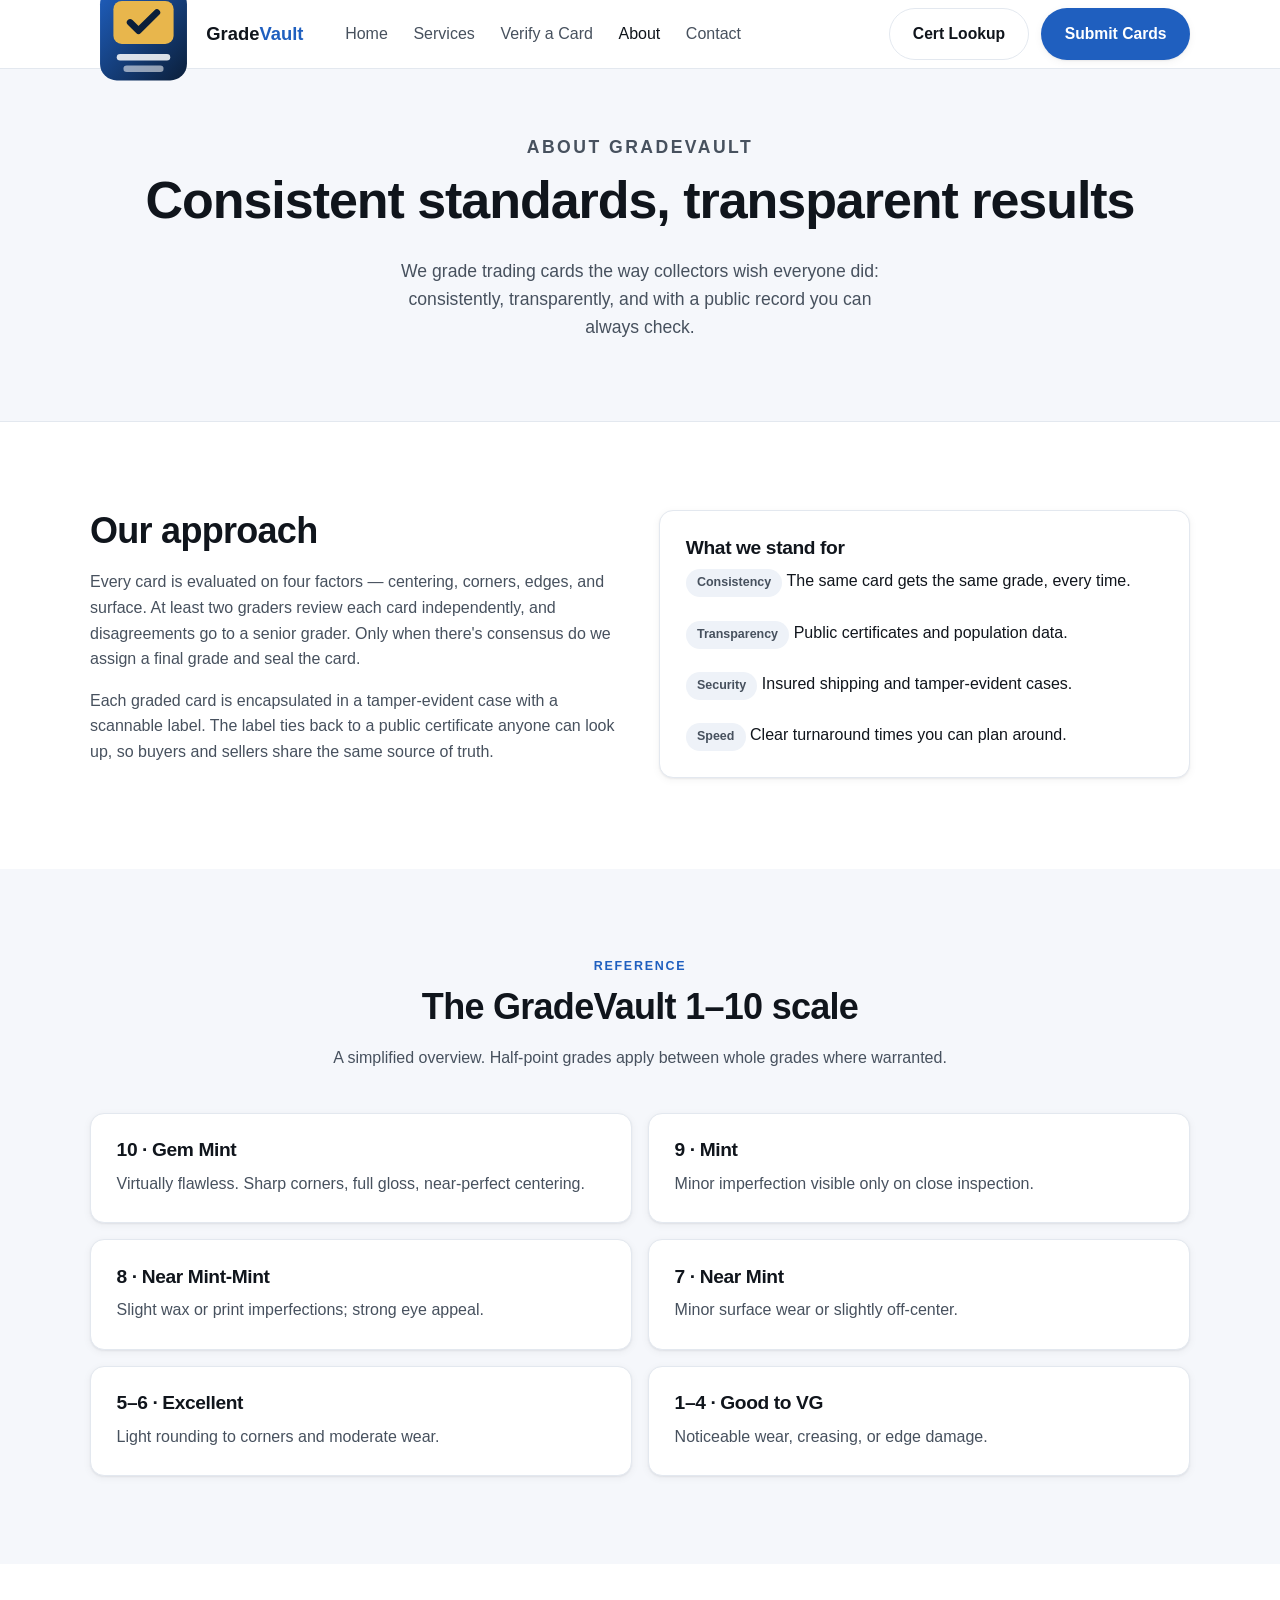
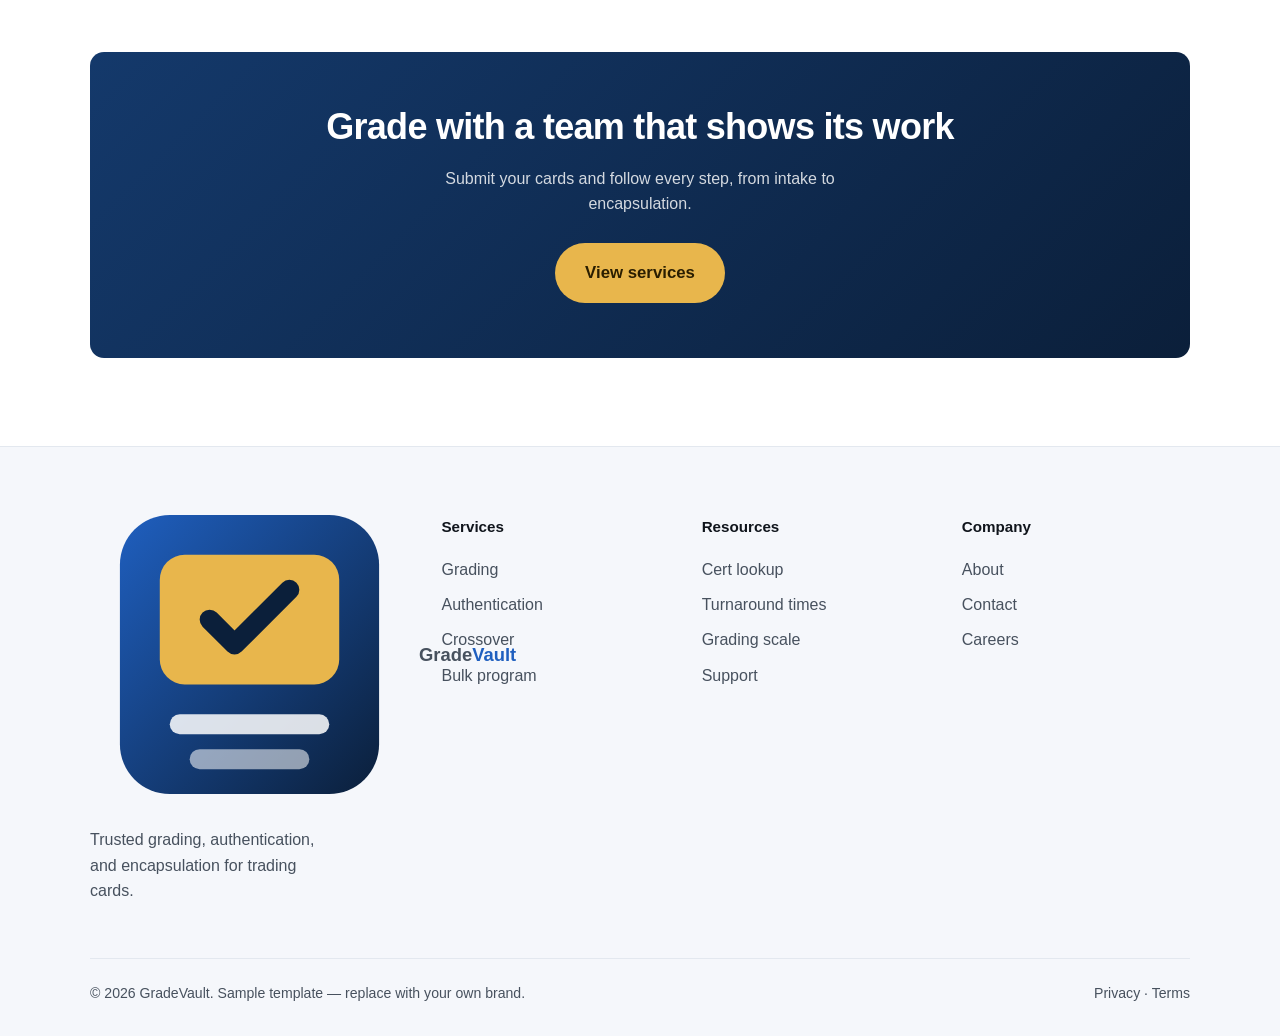
<file: about.html>
<!DOCTYPE html>
<html lang="en">
<head>
  <meta charset="UTF-8">
  <meta name="viewport" content="width=device-width, initial-scale=1.0">
  <title>About & Grading Scale — GradeVault</title>
  <meta name="description" content="How GradeVault grades trading cards, our standards, and the 1–10 grading scale.">
  <link rel="icon" type="image/svg+xml" href="assets/logo.svg">
  <link rel="stylesheet" href="css/styles.css">
</head>
<body>

  <header class="site-header">
    <div class="container nav">
      <a class="brand" href="index.html"><img src="assets/logo.svg" alt=""><span>Grade<b>Vault</b></span></a>
      <ul class="nav-links">
        <li><a href="index.html">Home</a></li>
        <li><a href="services.html">Services</a></li>
        <li><a href="verify.html">Verify a Card</a></li>
        <li><a href="about.html">About</a></li>
        <li><a href="contact.html">Contact</a></li>
      </ul>
      <div class="nav-cta">
        <a href="verify.html" class="btn btn-ghost">Cert Lookup</a>
        <a href="services.html" class="btn btn-primary">Submit Cards</a>
        <button class="nav-toggle" aria-label="Menu" aria-expanded="false"><span></span><span></span><span></span></button>
      </div>
    </div>
  </header>

  <section class="page-hero">
    <div class="container">
      <p class="eyebrow">About GradeVault</p>
      <h1>Consistent standards, transparent results</h1>
      <p>We grade trading cards the way collectors wish everyone did: consistently, transparently, and with a public record you can always check.</p>
    </div>
  </section>

  <section class="section">
    <div class="container grid grid-2" style="gap:2.4rem;align-items:start">
      <div>
        <h2>Our approach</h2>
        <p class="muted">Every card is evaluated on four factors — centering, corners, edges, and surface. At least two graders review each card independently, and disagreements go to a senior grader. Only when there's consensus do we assign a final grade and seal the card.</p>
        <p class="muted">Each graded card is encapsulated in a tamper-evident case with a scannable label. The label ties back to a public certificate anyone can look up, so buyers and sellers share the same source of truth.</p>
      </div>
      <div class="card">
        <h3>What we stand for</h3>
        <ul class="stack" style="list-style:none;padding:0;margin:0">
          <li><span class="badge">Consistency</span> The same card gets the same grade, every time.</li>
          <li><span class="badge">Transparency</span> Public certificates and population data.</li>
          <li><span class="badge">Security</span> Insured shipping and tamper-evident cases.</li>
          <li><span class="badge">Speed</span> Clear turnaround times you can plan around.</li>
        </ul>
      </div>
    </div>
  </section>

  <section class="section alt">
    <div class="container">
      <div class="section-head">
        <p class="eyebrow">Reference</p>
        <h2>The GradeVault 1–10 scale</h2>
        <p class="muted">A simplified overview. Half-point grades apply between whole grades where warranted.</p>
      </div>
      <div class="grid grid-2" style="gap:1rem">
        <div class="card"><h3>10 · Gem Mint</h3><p class="muted">Virtually flawless. Sharp corners, full gloss, near-perfect centering.</p></div>
        <div class="card"><h3>9 · Mint</h3><p class="muted">Minor imperfection visible only on close inspection.</p></div>
        <div class="card"><h3>8 · Near Mint-Mint</h3><p class="muted">Slight wax or print imperfections; strong eye appeal.</p></div>
        <div class="card"><h3>7 · Near Mint</h3><p class="muted">Minor surface wear or slightly off-center.</p></div>
        <div class="card"><h3>5–6 · Excellent</h3><p class="muted">Light rounding to corners and moderate wear.</p></div>
        <div class="card"><h3>1–4 · Good to VG</h3><p class="muted">Noticeable wear, creasing, or edge damage.</p></div>
      </div>
    </div>
  </section>

  <section class="section">
    <div class="container">
      <div class="cta-band">
        <h2>Grade with a team that shows its work</h2>
        <p>Submit your cards and follow every step, from intake to encapsulation.</p>
        <div style="margin-top:1.6rem"><a href="services.html" class="btn btn-accent btn-lg">View services</a></div>
      </div>
    </div>
  </section>

  <footer class="site-footer">
    <div class="container">
      <div class="footer-grid">
        <div>
          <a class="brand" href="index.html"><img src="assets/logo.svg" alt=""><span>Grade<b>Vault</b></span></a>
          <p class="muted" style="margin-top:.8rem;max-width:28ch">Trusted grading, authentication, and encapsulation for trading cards.</p>
        </div>
        <div><h4>Services</h4><ul><li><a href="services.html">Grading</a></li><li><a href="services.html">Authentication</a></li><li><a href="services.html">Crossover</a></li><li><a href="services.html">Bulk program</a></li></ul></div>
        <div><h4>Resources</h4><ul><li><a href="verify.html">Cert lookup</a></li><li><a href="services.html">Turnaround times</a></li><li><a href="about.html">Grading scale</a></li><li><a href="contact.html">Support</a></li></ul></div>
        <div><h4>Company</h4><ul><li><a href="about.html">About</a></li><li><a href="contact.html">Contact</a></li><li><a href="contact.html">Careers</a></li></ul></div>
      </div>
      <div class="footer-bottom">
        <span>© <span data-year>2025</span> GradeVault. Sample template — replace with your own brand.</span>
        <span>Privacy · Terms</span>
      </div>
    </div>
  </footer>

  <script src="js/main.js"></script>
</body>
</html>
</file>
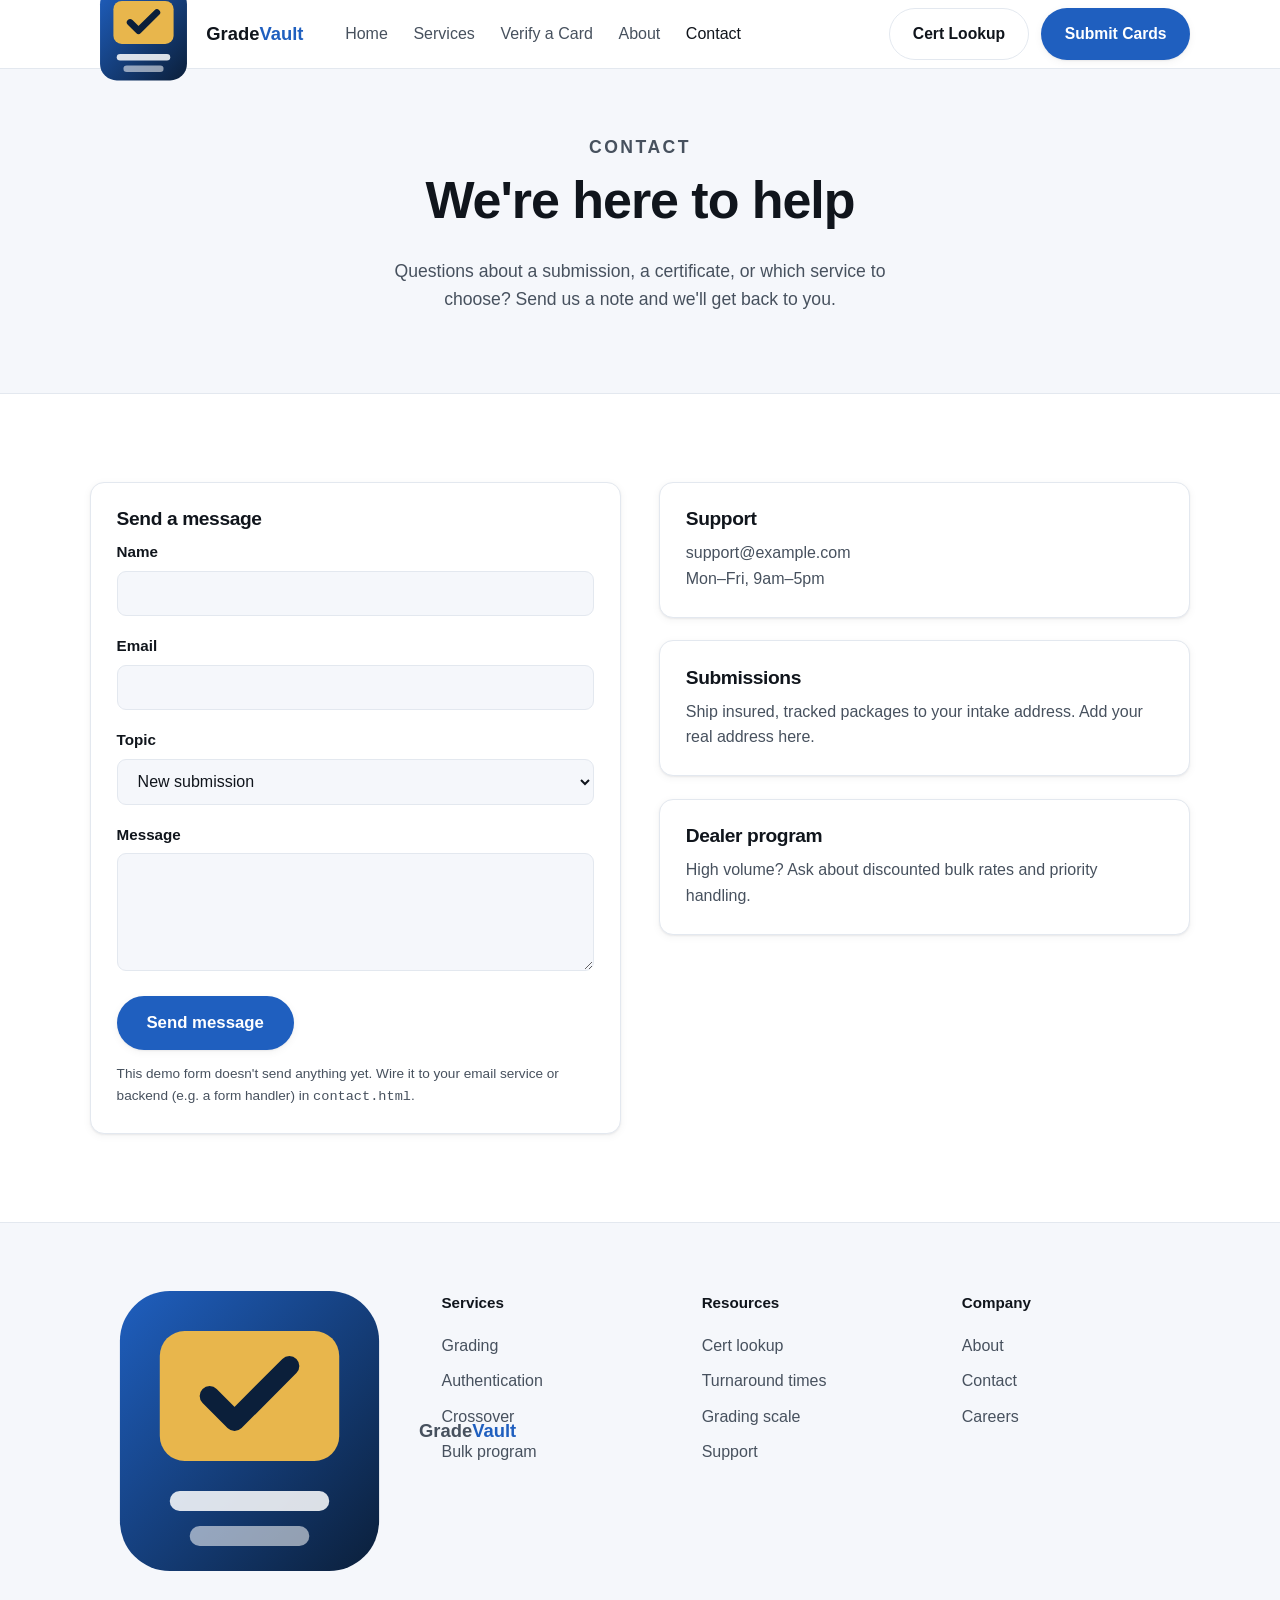
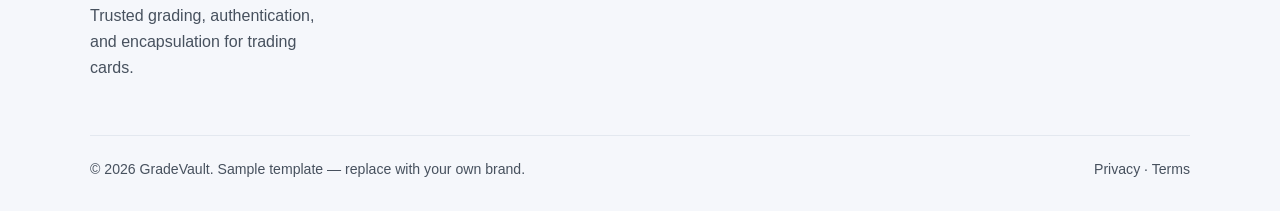
<file: contact.html>
<!DOCTYPE html>
<html lang="en">
<head>
  <meta charset="UTF-8">
  <meta name="viewport" content="width=device-width, initial-scale=1.0">
  <title>Contact — GradeVault</title>
  <meta name="description" content="Get in touch with GradeVault about grading, submissions, or support.">
  <link rel="icon" type="image/svg+xml" href="assets/logo.svg">
  <link rel="stylesheet" href="css/styles.css">
</head>
<body>

  <header class="site-header">
    <div class="container nav">
      <a class="brand" href="index.html"><img src="assets/logo.svg" alt=""><span>Grade<b>Vault</b></span></a>
      <ul class="nav-links">
        <li><a href="index.html">Home</a></li>
        <li><a href="services.html">Services</a></li>
        <li><a href="verify.html">Verify a Card</a></li>
        <li><a href="about.html">About</a></li>
        <li><a href="contact.html">Contact</a></li>
      </ul>
      <div class="nav-cta">
        <a href="verify.html" class="btn btn-ghost">Cert Lookup</a>
        <a href="services.html" class="btn btn-primary">Submit Cards</a>
        <button class="nav-toggle" aria-label="Menu" aria-expanded="false"><span></span><span></span><span></span></button>
      </div>
    </div>
  </header>

  <section class="page-hero">
    <div class="container">
      <p class="eyebrow">Contact</p>
      <h1>We're here to help</h1>
      <p>Questions about a submission, a certificate, or which service to choose? Send us a note and we'll get back to you.</p>
    </div>
  </section>

  <section class="section">
    <div class="container grid grid-2" style="gap:2.4rem;align-items:start">
      <div class="card">
        <h3 class="mt-0">Send a message</h3>
        <form id="contact-form" onsubmit="return false">
          <div class="field">
            <label for="name">Name</label>
            <input type="text" id="name" name="name" autocomplete="name" required>
          </div>
          <div class="field">
            <label for="email">Email</label>
            <input type="email" id="email" name="email" autocomplete="email" required>
          </div>
          <div class="field">
            <label for="topic">Topic</label>
            <select id="topic" name="topic">
              <option>New submission</option>
              <option>Existing order</option>
              <option>Certificate question</option>
              <option>Dealer / bulk program</option>
              <option>Other</option>
            </select>
          </div>
          <div class="field">
            <label for="message">Message</label>
            <textarea id="message" name="message" rows="5" required></textarea>
          </div>
          <button class="btn btn-primary btn-lg" type="submit">Send message</button>
          <p class="form-note" id="contact-note" style="margin-top:.8rem">
            This demo form doesn't send anything yet. Wire it to your email service or backend
            (e.g. a form handler) in <code>contact.html</code>.
          </p>
        </form>
      </div>
      <div class="stack">
        <div class="card">
          <h3 class="mt-0">Support</h3>
          <p class="muted">support@example.com<br>Mon–Fri, 9am–5pm</p>
        </div>
        <div class="card">
          <h3 class="mt-0">Submissions</h3>
          <p class="muted">Ship insured, tracked packages to your intake address. Add your real address here.</p>
        </div>
        <div class="card">
          <h3 class="mt-0">Dealer program</h3>
          <p class="muted">High volume? Ask about discounted bulk rates and priority handling.</p>
        </div>
      </div>
    </div>
  </section>

  <footer class="site-footer">
    <div class="container">
      <div class="footer-grid">
        <div>
          <a class="brand" href="index.html"><img src="assets/logo.svg" alt=""><span>Grade<b>Vault</b></span></a>
          <p class="muted" style="margin-top:.8rem;max-width:28ch">Trusted grading, authentication, and encapsulation for trading cards.</p>
        </div>
        <div><h4>Services</h4><ul><li><a href="services.html">Grading</a></li><li><a href="services.html">Authentication</a></li><li><a href="services.html">Crossover</a></li><li><a href="services.html">Bulk program</a></li></ul></div>
        <div><h4>Resources</h4><ul><li><a href="verify.html">Cert lookup</a></li><li><a href="services.html">Turnaround times</a></li><li><a href="about.html">Grading scale</a></li><li><a href="contact.html">Support</a></li></ul></div>
        <div><h4>Company</h4><ul><li><a href="about.html">About</a></li><li><a href="contact.html">Contact</a></li><li><a href="contact.html">Careers</a></li></ul></div>
      </div>
      <div class="footer-bottom">
        <span>© <span data-year>2025</span> GradeVault. Sample template — replace with your own brand.</span>
        <span>Privacy · Terms</span>
      </div>
    </div>
  </footer>

  <script src="js/main.js"></script>
</body>
</html>
</file>
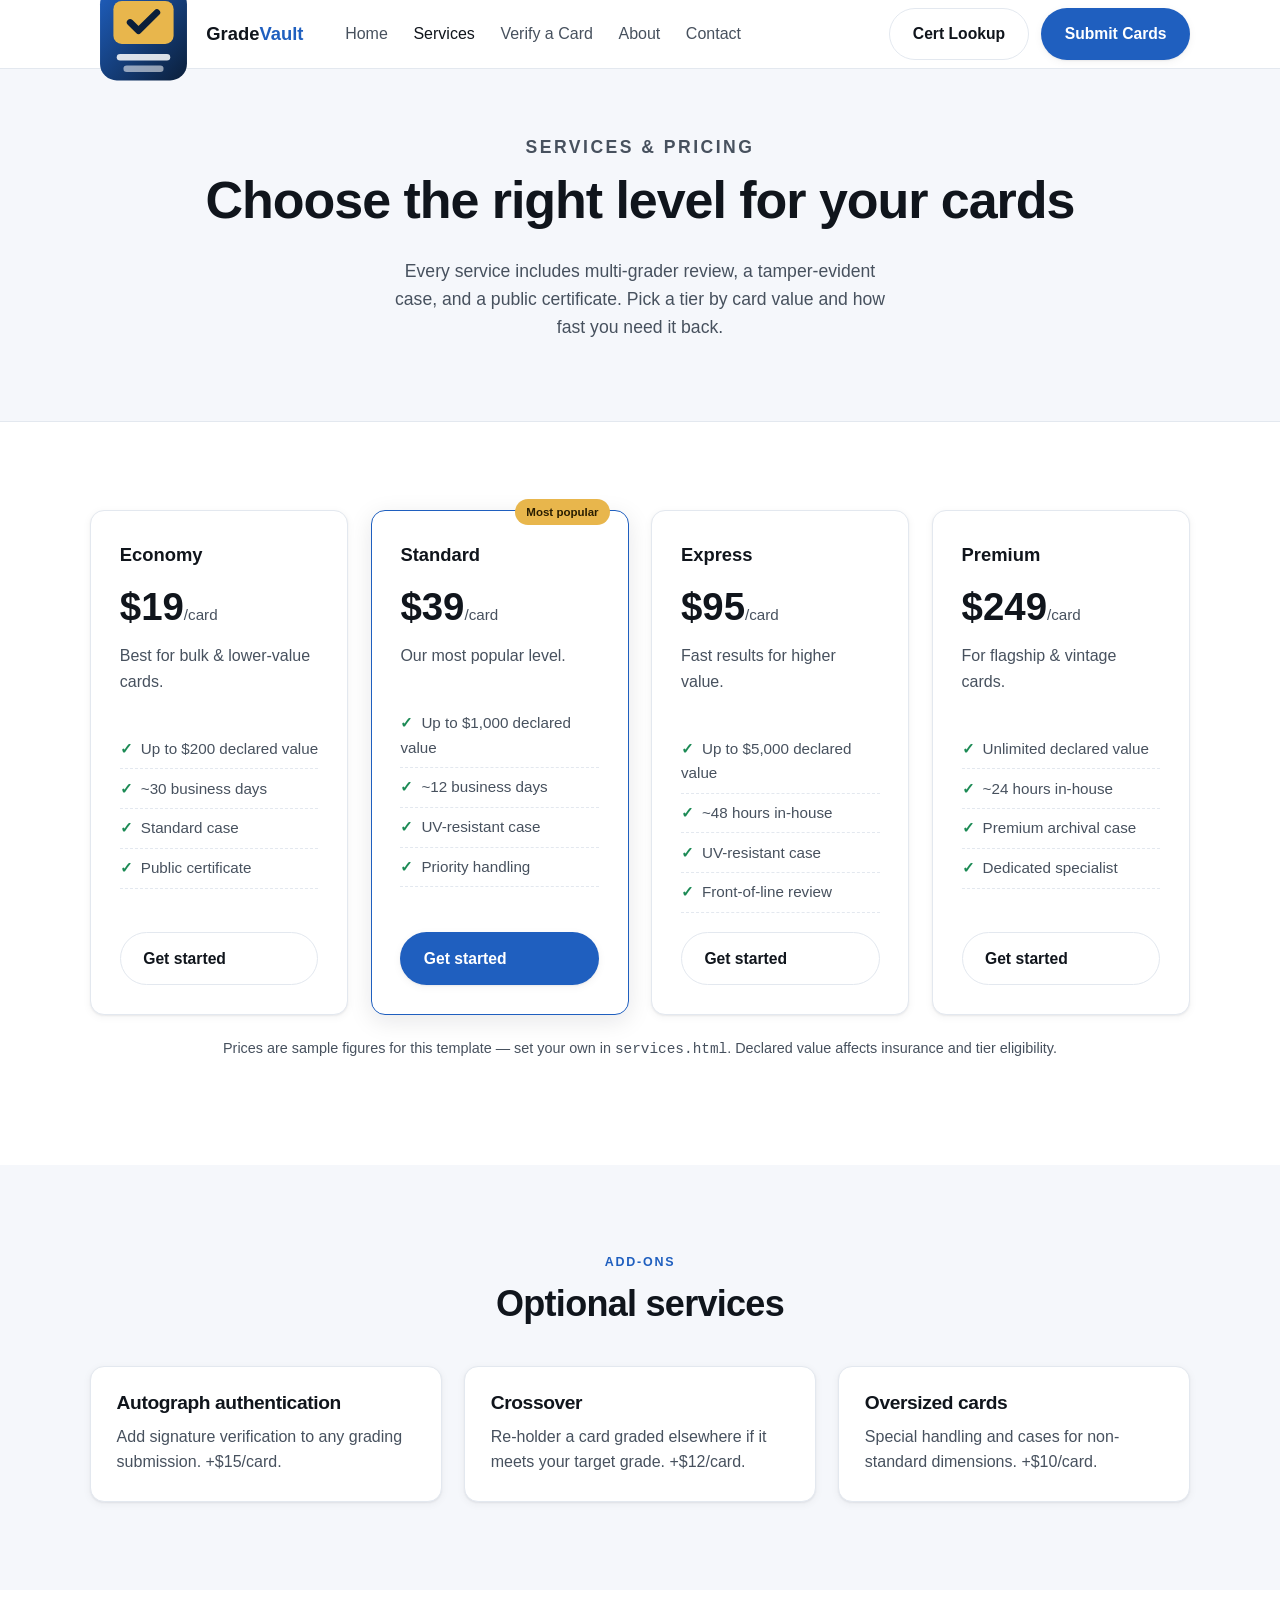
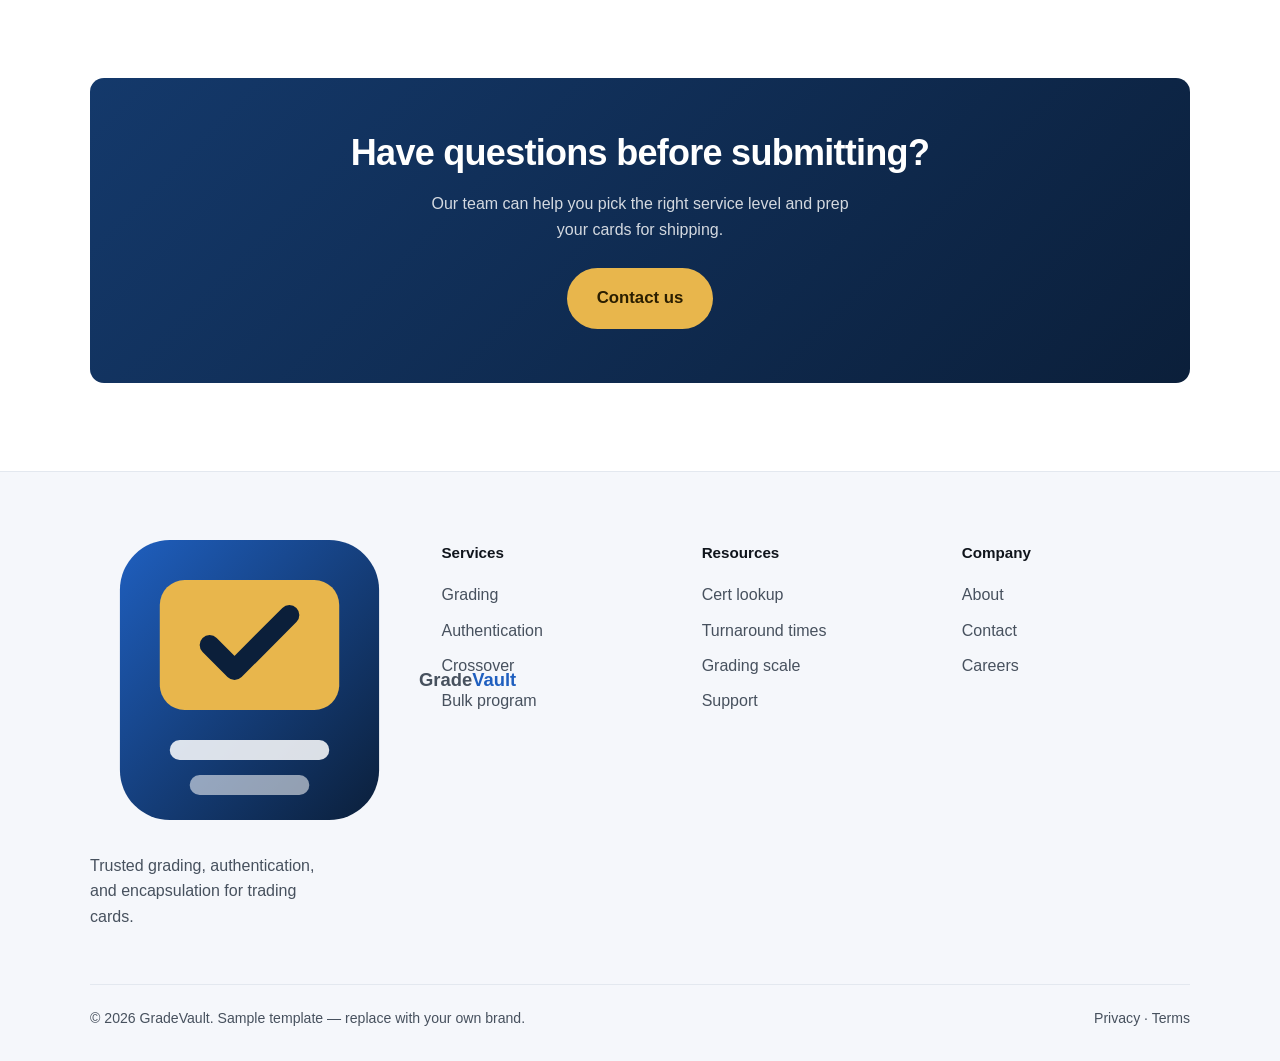
<file: services.html>
<!DOCTYPE html>
<html lang="en">
<head>
  <meta charset="UTF-8">
  <meta name="viewport" content="width=device-width, initial-scale=1.0">
  <title>Services & Pricing — GradeVault</title>
  <meta name="description" content="Grading service levels, turnaround times, and transparent pricing for trading card submissions.">
  <link rel="icon" type="image/svg+xml" href="assets/logo.svg">
  <link rel="stylesheet" href="css/styles.css">
</head>
<body>

  <header class="site-header">
    <div class="container nav">
      <a class="brand" href="index.html"><img src="assets/logo.svg" alt=""><span>Grade<b>Vault</b></span></a>
      <ul class="nav-links">
        <li><a href="index.html">Home</a></li>
        <li><a href="services.html">Services</a></li>
        <li><a href="verify.html">Verify a Card</a></li>
        <li><a href="about.html">About</a></li>
        <li><a href="contact.html">Contact</a></li>
      </ul>
      <div class="nav-cta">
        <a href="verify.html" class="btn btn-ghost">Cert Lookup</a>
        <a href="#pricing" class="btn btn-primary">Submit Cards</a>
        <button class="nav-toggle" aria-label="Menu" aria-expanded="false"><span></span><span></span><span></span></button>
      </div>
    </div>
  </header>

  <section class="page-hero">
    <div class="container">
      <p class="eyebrow">Services & Pricing</p>
      <h1>Choose the right level for your cards</h1>
      <p>Every service includes multi-grader review, a tamper-evident case, and a public certificate. Pick a tier by card value and how fast you need it back.</p>
    </div>
  </section>

  <section class="section" id="pricing">
    <div class="container">
      <div class="grid grid-4">
        <div class="price-card">
          <div class="tier">Economy</div>
          <div class="amount">$19<small>/card</small></div>
          <p class="muted">Best for bulk & lower-value cards.</p>
          <ul>
            <li>Up to $200 declared value</li>
            <li>~30 business days</li>
            <li>Standard case</li>
            <li>Public certificate</li>
          </ul>
          <a href="contact.html" class="btn btn-ghost">Get started</a>
        </div>
        <div class="price-card featured">
          <div class="tier">Standard</div>
          <div class="amount">$39<small>/card</small></div>
          <p class="muted">Our most popular level.</p>
          <ul>
            <li>Up to $1,000 declared value</li>
            <li>~12 business days</li>
            <li>UV-resistant case</li>
            <li>Priority handling</li>
          </ul>
          <a href="contact.html" class="btn btn-primary">Get started</a>
        </div>
        <div class="price-card">
          <div class="tier">Express</div>
          <div class="amount">$95<small>/card</small></div>
          <p class="muted">Fast results for higher value.</p>
          <ul>
            <li>Up to $5,000 declared value</li>
            <li>~48 hours in-house</li>
            <li>UV-resistant case</li>
            <li>Front-of-line review</li>
          </ul>
          <a href="contact.html" class="btn btn-ghost">Get started</a>
        </div>
        <div class="price-card">
          <div class="tier">Premium</div>
          <div class="amount">$249<small>/card</small></div>
          <p class="muted">For flagship & vintage cards.</p>
          <ul>
            <li>Unlimited declared value</li>
            <li>~24 hours in-house</li>
            <li>Premium archival case</li>
            <li>Dedicated specialist</li>
          </ul>
          <a href="contact.html" class="btn btn-ghost">Get started</a>
        </div>
      </div>
      <p class="center muted" style="margin-top:1.4rem;font-size:.9rem">Prices are sample figures for this template — set your own in <code>services.html</code>. Declared value affects insurance and tier eligibility.</p>
    </div>
  </section>

  <section class="section alt">
    <div class="container">
      <div class="section-head">
        <p class="eyebrow">Add-ons</p>
        <h2>Optional services</h2>
      </div>
      <div class="grid grid-3">
        <div class="card"><h3>Autograph authentication</h3><p class="muted">Add signature verification to any grading submission. +$15/card.</p></div>
        <div class="card"><h3>Crossover</h3><p class="muted">Re-holder a card graded elsewhere if it meets your target grade. +$12/card.</p></div>
        <div class="card"><h3>Oversized cards</h3><p class="muted">Special handling and cases for non-standard dimensions. +$10/card.</p></div>
      </div>
    </div>
  </section>

  <section class="section">
    <div class="container">
      <div class="cta-band">
        <h2>Have questions before submitting?</h2>
        <p>Our team can help you pick the right service level and prep your cards for shipping.</p>
        <div style="margin-top:1.6rem"><a href="contact.html" class="btn btn-accent btn-lg">Contact us</a></div>
      </div>
    </div>
  </section>

  <footer class="site-footer">
    <div class="container">
      <div class="footer-grid">
        <div>
          <a class="brand" href="index.html"><img src="assets/logo.svg" alt=""><span>Grade<b>Vault</b></span></a>
          <p class="muted" style="margin-top:.8rem;max-width:28ch">Trusted grading, authentication, and encapsulation for trading cards.</p>
        </div>
        <div><h4>Services</h4><ul><li><a href="services.html">Grading</a></li><li><a href="services.html">Authentication</a></li><li><a href="services.html">Crossover</a></li><li><a href="services.html">Bulk program</a></li></ul></div>
        <div><h4>Resources</h4><ul><li><a href="verify.html">Cert lookup</a></li><li><a href="services.html">Turnaround times</a></li><li><a href="about.html">Grading scale</a></li><li><a href="contact.html">Support</a></li></ul></div>
        <div><h4>Company</h4><ul><li><a href="about.html">About</a></li><li><a href="contact.html">Contact</a></li><li><a href="contact.html">Careers</a></li></ul></div>
      </div>
      <div class="footer-bottom">
        <span>© <span data-year>2025</span> GradeVault. Sample template — replace with your own brand.</span>
        <span>Privacy · Terms</span>
      </div>
    </div>
  </footer>

  <script src="js/main.js"></script>
</body>
</html>
</file>
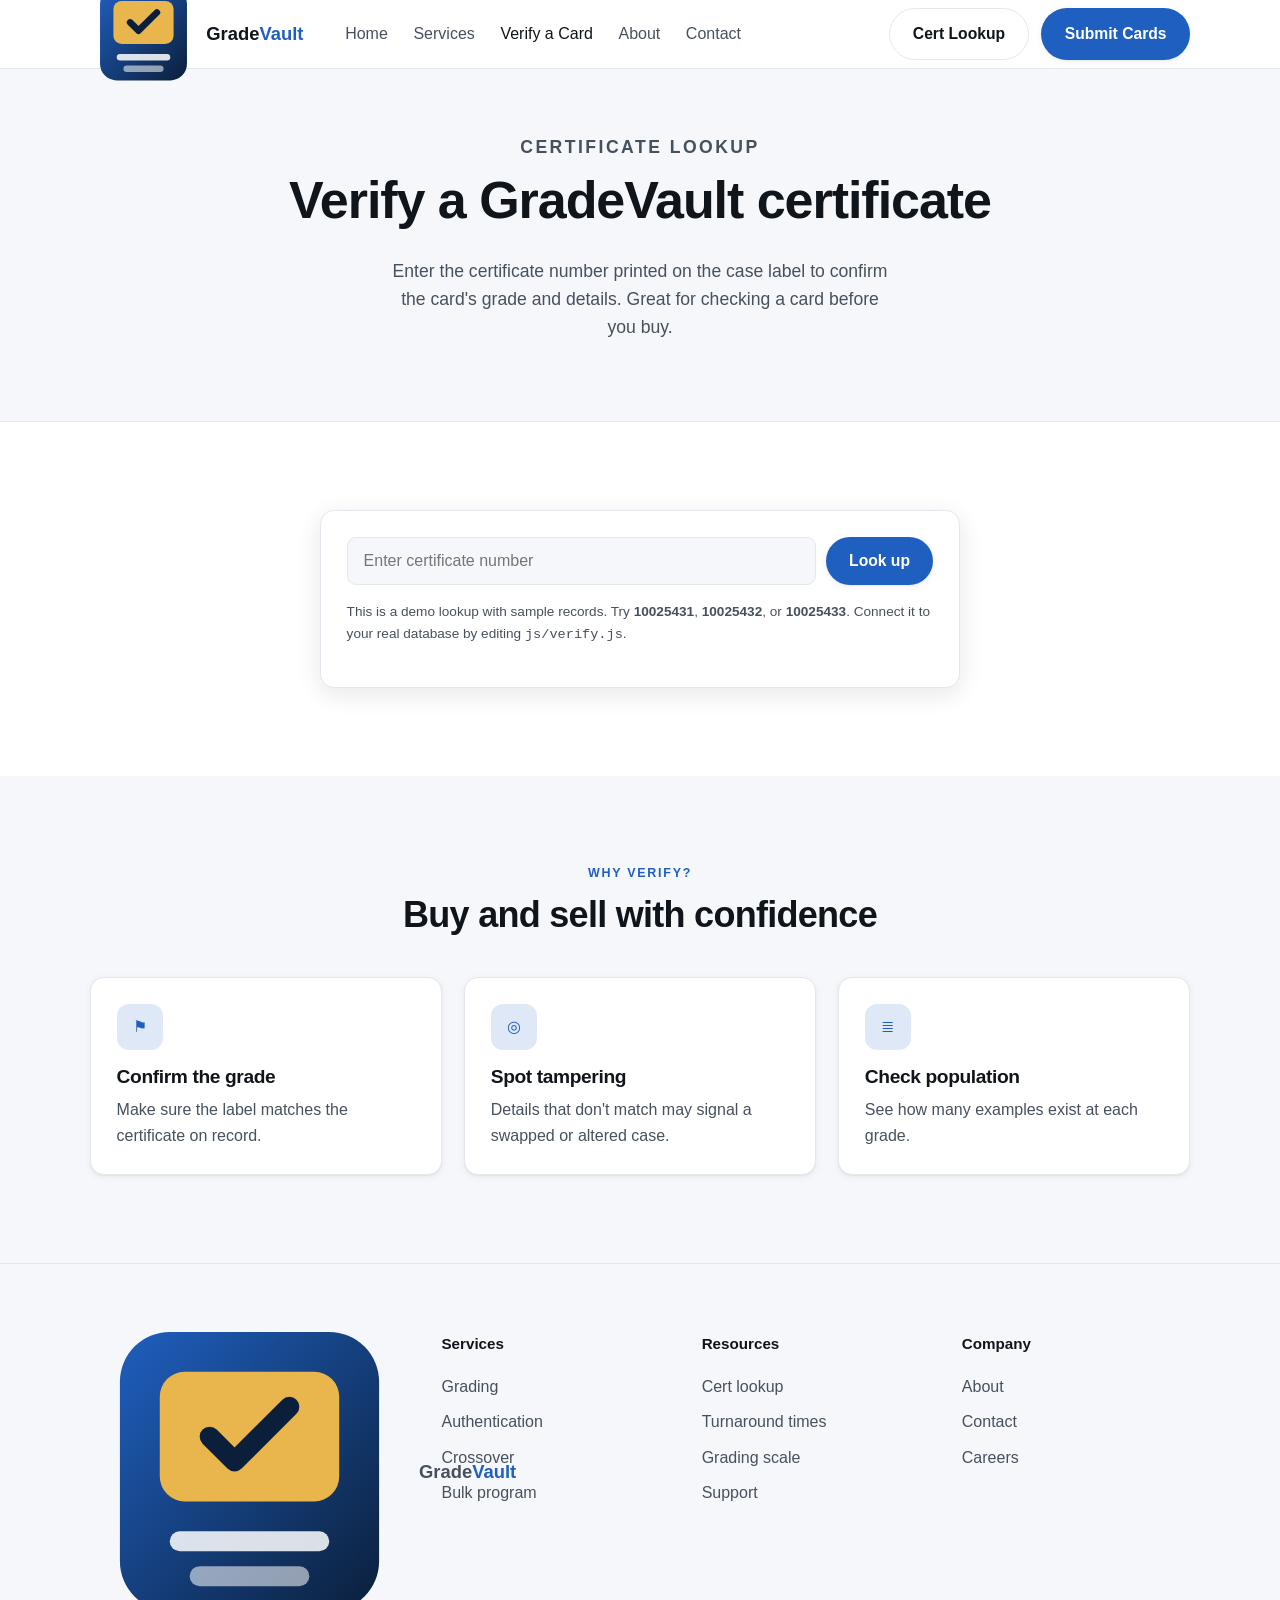
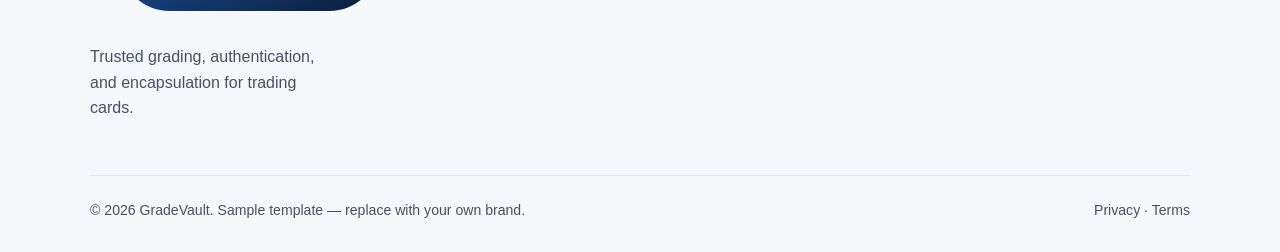
<file: verify.html>
<!DOCTYPE html>
<html lang="en">
<head>
  <meta charset="UTF-8">
  <meta name="viewport" content="width=device-width, initial-scale=1.0">
  <title>Verify a Certificate — GradeVault</title>
  <meta name="description" content="Look up a GradeVault certificate number to confirm a card's grade, category, and details.">
  <link rel="icon" type="image/svg+xml" href="assets/logo.svg">
  <link rel="stylesheet" href="css/styles.css">
</head>
<body>

  <header class="site-header">
    <div class="container nav">
      <a class="brand" href="index.html"><img src="assets/logo.svg" alt=""><span>Grade<b>Vault</b></span></a>
      <ul class="nav-links">
        <li><a href="index.html">Home</a></li>
        <li><a href="services.html">Services</a></li>
        <li><a href="verify.html">Verify a Card</a></li>
        <li><a href="about.html">About</a></li>
        <li><a href="contact.html">Contact</a></li>
      </ul>
      <div class="nav-cta">
        <a href="verify.html" class="btn btn-ghost">Cert Lookup</a>
        <a href="services.html" class="btn btn-primary">Submit Cards</a>
        <button class="nav-toggle" aria-label="Menu" aria-expanded="false"><span></span><span></span><span></span></button>
      </div>
    </div>
  </header>

  <section class="page-hero">
    <div class="container">
      <p class="eyebrow">Certificate Lookup</p>
      <h1>Verify a GradeVault certificate</h1>
      <p>Enter the certificate number printed on the case label to confirm the card's grade and details. Great for checking a card before you buy.</p>
    </div>
  </section>

  <section class="section">
    <div class="container">
      <div class="verify-box">
        <form class="verify-form" id="verify-form">
          <input type="text" id="cert-input" placeholder="Enter certificate number" aria-label="Certificate number">
          <button class="btn btn-primary" type="submit">Look up</button>
        </form>
        <div class="result" id="verify-result" aria-live="polite"></div>
        <p class="form-note" style="margin-top:1rem">
          This is a demo lookup with sample records. Try <strong>10025431</strong>, <strong>10025432</strong>, or <strong>10025433</strong>.
          Connect it to your real database by editing <code>js/verify.js</code>.
        </p>
      </div>
    </div>
  </section>

  <section class="section alt">
    <div class="container">
      <div class="section-head">
        <p class="eyebrow">Why verify?</p>
        <h2>Buy and sell with confidence</h2>
      </div>
      <div class="grid grid-3">
        <div class="card"><div class="ico" aria-hidden="true">⚑</div><h3>Confirm the grade</h3><p class="muted">Make sure the label matches the certificate on record.</p></div>
        <div class="card"><div class="ico" aria-hidden="true">◎</div><h3>Spot tampering</h3><p class="muted">Details that don't match may signal a swapped or altered case.</p></div>
        <div class="card"><div class="ico" aria-hidden="true">≣</div><h3>Check population</h3><p class="muted">See how many examples exist at each grade.</p></div>
      </div>
    </div>
  </section>

  <footer class="site-footer">
    <div class="container">
      <div class="footer-grid">
        <div>
          <a class="brand" href="index.html"><img src="assets/logo.svg" alt=""><span>Grade<b>Vault</b></span></a>
          <p class="muted" style="margin-top:.8rem;max-width:28ch">Trusted grading, authentication, and encapsulation for trading cards.</p>
        </div>
        <div><h4>Services</h4><ul><li><a href="services.html">Grading</a></li><li><a href="services.html">Authentication</a></li><li><a href="services.html">Crossover</a></li><li><a href="services.html">Bulk program</a></li></ul></div>
        <div><h4>Resources</h4><ul><li><a href="verify.html">Cert lookup</a></li><li><a href="services.html">Turnaround times</a></li><li><a href="about.html">Grading scale</a></li><li><a href="contact.html">Support</a></li></ul></div>
        <div><h4>Company</h4><ul><li><a href="about.html">About</a></li><li><a href="contact.html">Contact</a></li><li><a href="contact.html">Careers</a></li></ul></div>
      </div>
      <div class="footer-bottom">
        <span>© <span data-year>2025</span> GradeVault. Sample template — replace with your own brand.</span>
        <span>Privacy · Terms</span>
      </div>
    </div>
  </footer>

  <script src="js/main.js"></script>
  <script src="js/verify.js"></script>
</body>
</html>
</file>
<file: css/styles.css>
/* ============================================================
   GradeVault — Card Grading & Authentication
   Original starter theme. Replace brand name, colors, and
   content with your own. No external dependencies.
   ============================================================ */

:root {
  /* Brand palette */
  --brand-900: #0b1f3a;
  --brand-700: #14396b;
  --brand-500: #1f5fbf;
  --brand-300: #6aa3e8;
  --accent-500: #e8b64c;
  --accent-600: #cf9a2f;

  /* Neutrals */
  --ink: #10151c;
  --ink-soft: #47515e;
  --line: #e3e8ef;
  --surface: #ffffff;
  --surface-2: #f5f7fb;
  --surface-3: #eef2f8;

  /* Feedback */
  --good: #1c8a55;
  --warn: #c47f16;
  --bad: #c0392b;

  /* Layout */
  --maxw: 1140px;
  --radius: 14px;
  --radius-sm: 9px;
  --shadow-sm: 0 1px 2px rgba(16, 21, 28, .06), 0 2px 8px rgba(16, 21, 28, .05);
  --shadow-md: 0 6px 24px rgba(16, 21, 28, .10);
  --shadow-lg: 0 18px 50px rgba(11, 31, 58, .18);

  --font: -apple-system, BlinkMacSystemFont, "Segoe UI", Roboto, Helvetica, Arial, sans-serif;
}

@media (prefers-color-scheme: dark) {
  :root {
    --ink: #eef2f8;
    --ink-soft: #a7b1c0;
    --line: #24303f;
    --surface: #0e151f;
    --surface-2: #131c28;
    --surface-3: #182333;
    --shadow-sm: 0 1px 2px rgba(0,0,0,.4);
    --shadow-md: 0 6px 24px rgba(0,0,0,.45);
    --shadow-lg: 0 18px 50px rgba(0,0,0,.55);
  }
}

/* ------------------------------ Base ------------------------------ */
*, *::before, *::after { box-sizing: border-box; }
html { scroll-behavior: smooth; }
body {
  margin: 0;
  font-family: var(--font);
  color: var(--ink);
  background: var(--surface);
  line-height: 1.6;
  -webkit-font-smoothing: antialiased;
}
img { max-width: 100%; display: block; }
a { color: var(--brand-500); text-decoration: none; }
a:hover { text-decoration: underline; }
h1, h2, h3 { line-height: 1.15; letter-spacing: -.02em; margin: 0 0 .5em; }
h1 { font-size: clamp(2rem, 5vw, 3.25rem); }
h2 { font-size: clamp(1.5rem, 3.5vw, 2.25rem); }
p { margin: 0 0 1rem; }
.container { width: 100%; max-width: var(--maxw); margin-inline: auto; padding-inline: 20px; }
.muted { color: var(--ink-soft); }
.center { text-align: center; }
.eyebrow {
  text-transform: uppercase; letter-spacing: .14em;
  font-size: .78rem; font-weight: 700; color: var(--brand-500);
  margin-bottom: .6rem;
}

/* ------------------------------ Buttons ------------------------------ */
.btn {
  display: inline-flex; align-items: center; gap: .5rem;
  font-weight: 600; font-size: .98rem;
  padding: .8rem 1.4rem; border-radius: 999px;
  border: 1px solid transparent; cursor: pointer;
  transition: transform .12s ease, box-shadow .12s ease, background .12s ease;
  text-decoration: none;
}
.btn:hover { text-decoration: none; transform: translateY(-1px); }
.btn-primary { background: var(--brand-500); color: #fff; box-shadow: var(--shadow-sm); }
.btn-primary:hover { background: var(--brand-700); }
.btn-accent { background: var(--accent-500); color: #2a1e00; }
.btn-accent:hover { background: var(--accent-600); }
.btn-ghost { background: transparent; color: var(--ink); border-color: var(--line); }
.btn-ghost:hover { background: var(--surface-2); }
.btn-lg { padding: 1rem 1.8rem; font-size: 1.05rem; }

/* ------------------------------ Header ------------------------------ */
.site-header {
  position: sticky; top: 0; z-index: 50;
  background: color-mix(in srgb, var(--surface) 88%, transparent);
  backdrop-filter: saturate(180%) blur(10px);
  border-bottom: 1px solid var(--line);
}
.nav {
  display: flex; align-items: center; justify-content: space-between;
  height: 68px;
}
.brand { display: flex; align-items: center; gap: .6rem; font-weight: 800; font-size: 1.15rem; color: var(--ink); }
.brand:hover { text-decoration: none; }
.brand svg { width: 30px; height: 30px; }
.brand span b { color: var(--brand-500); }
.nav-links { display: flex; align-items: center; gap: 1.6rem; list-style: none; margin: 0; padding: 0; }
.nav-links a { color: var(--ink-soft); font-weight: 500; }
.nav-links a:hover, .nav-links a.active { color: var(--ink); text-decoration: none; }
.nav-cta { display: flex; align-items: center; gap: .8rem; }
.nav-toggle { display: none; background: none; border: 0; cursor: pointer; padding: .4rem; }
.nav-toggle span { display: block; width: 24px; height: 2px; background: var(--ink); margin: 5px 0; transition: .2s; }

@media (max-width: 860px) {
  .nav-toggle { display: block; }
  .nav-links {
    position: absolute; top: 68px; left: 0; right: 0;
    flex-direction: column; align-items: flex-start; gap: 0;
    background: var(--surface); border-bottom: 1px solid var(--line);
    padding: .5rem 20px 1rem; box-shadow: var(--shadow-md);
    display: none;
  }
  .nav-links.open { display: flex; }
  .nav-links li { width: 100%; }
  .nav-links a { display: block; padding: .8rem 0; width: 100%; }
  .nav-cta .btn-ghost { display: none; }
}

/* ------------------------------ Hero ------------------------------ */
.hero {
  position: relative; overflow: hidden;
  background:
    radial-gradient(1200px 600px at 80% -10%, color-mix(in srgb, var(--brand-500) 22%, transparent), transparent 60%),
    linear-gradient(180deg, var(--surface), var(--surface-2));
  padding: clamp(3rem, 8vw, 6rem) 0;
}
.hero-grid { display: grid; grid-template-columns: 1.1fr .9fr; gap: 3rem; align-items: center; }
.hero h1 { margin-bottom: 1rem; }
.hero p.lead { font-size: 1.2rem; color: var(--ink-soft); max-width: 42ch; }
.hero-actions { display: flex; gap: .9rem; flex-wrap: wrap; margin-top: 1.8rem; }
.hero-stats { display: flex; gap: 2.2rem; margin-top: 2.6rem; }
.hero-stats .num { font-size: 1.8rem; font-weight: 800; color: var(--ink); }
.hero-stats .lbl { font-size: .85rem; color: var(--ink-soft); }

.slab {
  aspect-ratio: 3 / 4.2; border-radius: 18px;
  background: linear-gradient(155deg, #fdfdfd, #dfe6f0);
  border: 1px solid rgba(255,255,255,.6);
  box-shadow: var(--shadow-lg);
  padding: 14px; display: flex; flex-direction: column;
  transform: rotate(3deg);
}
.slab .label {
  background: var(--brand-900); color: #fff; border-radius: 8px;
  padding: 10px 12px; display: flex; justify-content: space-between; align-items: center;
  font-size: .8rem;
}
.slab .label .grade { font-size: 1.6rem; font-weight: 800; color: var(--accent-500); line-height: 1; }
.slab .window {
  flex: 1; margin-top: 12px; border-radius: 10px;
  background: linear-gradient(135deg, #22406e, #33639f);
  display: flex; align-items: center; justify-content: center; color: #fff;
  font-weight: 700; letter-spacing: .05em; opacity: .92;
}

@media (max-width: 860px) {
  .hero-grid { grid-template-columns: 1fr; }
  .hero-visual { order: -1; max-width: 260px; }
}

/* ------------------------------ Sections ------------------------------ */
.section { padding: clamp(3rem, 7vw, 5.5rem) 0; }
.section.alt { background: var(--surface-2); }
.section-head { max-width: 640px; margin: 0 auto 2.6rem; text-align: center; }

.grid { display: grid; gap: 1.4rem; }
.grid-3 { grid-template-columns: repeat(3, 1fr); }
.grid-4 { grid-template-columns: repeat(4, 1fr); }
.grid-2 { grid-template-columns: repeat(2, 1fr); }
@media (max-width: 860px) { .grid-3, .grid-4 { grid-template-columns: 1fr 1fr; } }
@media (max-width: 560px) { .grid-2, .grid-3, .grid-4 { grid-template-columns: 1fr; } }

.card {
  background: var(--surface); border: 1px solid var(--line);
  border-radius: var(--radius); padding: 1.6rem;
  box-shadow: var(--shadow-sm); transition: transform .15s ease, box-shadow .15s ease;
}
.card:hover { transform: translateY(-3px); box-shadow: var(--shadow-md); }
.card .ico {
  width: 46px; height: 46px; border-radius: 12px;
  background: color-mix(in srgb, var(--brand-500) 14%, transparent);
  color: var(--brand-500);
  display: grid; place-items: center; margin-bottom: 1rem;
}
.card h3 { font-size: 1.2rem; }
.card p { color: var(--ink-soft); margin-bottom: 0; }

/* Steps */
.steps { counter-reset: step; }
.step { display: flex; gap: 1.2rem; align-items: flex-start; }
.step::before {
  counter-increment: step; content: counter(step);
  flex: 0 0 auto; width: 40px; height: 40px; border-radius: 50%;
  background: var(--brand-500); color: #fff; font-weight: 800;
  display: grid; place-items: center;
}
.step h3 { font-size: 1.1rem; margin-bottom: .2rem; }
.step p { color: var(--ink-soft); }

/* Pricing */
.price-card {
  background: var(--surface); border: 1px solid var(--line);
  border-radius: var(--radius); padding: 1.8rem; box-shadow: var(--shadow-sm);
  display: flex; flex-direction: column;
}
.price-card.featured { border-color: var(--brand-500); box-shadow: var(--shadow-md); position: relative; }
.price-card.featured::after {
  content: "Most popular"; position: absolute; top: -12px; right: 18px;
  background: var(--accent-500); color: #2a1e00; font-size: .72rem; font-weight: 700;
  padding: .25rem .7rem; border-radius: 999px;
}
.price-card .tier { font-weight: 700; font-size: 1.15rem; }
.price-card .amount { font-size: 2.4rem; font-weight: 800; margin: .4rem 0; }
.price-card .amount small { font-size: .95rem; font-weight: 500; color: var(--ink-soft); }
.price-card ul { list-style: none; padding: 0; margin: 1.2rem 0; flex: 1; }
.price-card li { padding: .45rem 0; border-bottom: 1px dashed var(--line); color: var(--ink-soft); font-size: .95rem; }
.price-card li::before { content: "✓"; color: var(--good); font-weight: 800; margin-right: .5rem; }

/* ------------------------------ Verify tool ------------------------------ */
.verify-box {
  max-width: 640px; margin: 0 auto;
  background: var(--surface); border: 1px solid var(--line);
  border-radius: var(--radius); padding: 1.6rem; box-shadow: var(--shadow-md);
}
.verify-form { display: flex; gap: .6rem; }
.verify-form input {
  flex: 1; padding: .9rem 1rem; font-size: 1rem;
  border: 1px solid var(--line); border-radius: var(--radius-sm);
  background: var(--surface-2); color: var(--ink);
}
.verify-form input:focus { outline: 2px solid var(--brand-300); border-color: var(--brand-500); }
@media (max-width: 560px) { .verify-form { flex-direction: column; } }

.result {
  margin-top: 1.4rem; border: 1px solid var(--line);
  border-radius: var(--radius-sm); overflow: hidden; display: none;
}
.result.show { display: block; animation: fade .25s ease; }
@keyframes fade { from { opacity: 0; transform: translateY(6px); } to { opacity: 1; transform: none; } }
.result-head {
  background: var(--brand-900); color: #fff; padding: 1rem 1.2rem;
  display: flex; justify-content: space-between; align-items: center;
}
.result-head .grade { font-size: 2rem; font-weight: 800; color: var(--accent-500); }
.result-body { padding: 1.2rem; }
.result-row { display: flex; justify-content: space-between; padding: .5rem 0; border-bottom: 1px dashed var(--line); }
.result-row:last-child { border-bottom: 0; }
.result-row .k { color: var(--ink-soft); }
.result-row .v { font-weight: 600; }
.result.notfound .result-head { background: var(--bad); }
.result.notfound .result-head .grade { color: #fff; font-size: 1.2rem; }

/* ------------------------------ Forms ------------------------------ */
.field { margin-bottom: 1.1rem; }
.field label { display: block; font-weight: 600; margin-bottom: .4rem; font-size: .95rem; }
.field input, .field textarea, .field select {
  width: 100%; padding: .8rem 1rem; font-size: 1rem; font-family: inherit;
  border: 1px solid var(--line); border-radius: var(--radius-sm);
  background: var(--surface-2); color: var(--ink);
}
.field input:focus, .field textarea:focus, .field select:focus {
  outline: 2px solid var(--brand-300); border-color: var(--brand-500);
}
.form-note { font-size: .85rem; color: var(--ink-soft); }

/* ------------------------------ CTA band ------------------------------ */
.cta-band {
  background: linear-gradient(135deg, var(--brand-700), var(--brand-900));
  color: #fff; border-radius: var(--radius); padding: clamp(2rem, 5vw, 3.4rem);
  text-align: center;
}
.cta-band h2 { color: #fff; }
.cta-band p { color: rgba(255,255,255,.82); max-width: 48ch; margin-inline: auto; }

/* ------------------------------ Footer ------------------------------ */
.site-footer { background: var(--surface-2); border-top: 1px solid var(--line); padding: 3rem 0 2rem; }
.footer-grid { display: grid; grid-template-columns: 1.4fr 1fr 1fr 1fr; gap: 2rem; }
.footer-grid h4 { font-size: .95rem; margin-bottom: .8rem; }
.footer-grid ul { list-style: none; padding: 0; margin: 0; }
.footer-grid li { padding: .3rem 0; }
.footer-grid a { color: var(--ink-soft); }
.footer-grid a:hover { color: var(--ink); }
.footer-bottom {
  margin-top: 2.4rem; padding-top: 1.4rem; border-top: 1px solid var(--line);
  display: flex; justify-content: space-between; flex-wrap: wrap; gap: 1rem;
  color: var(--ink-soft); font-size: .88rem;
}
@media (max-width: 720px) { .footer-grid { grid-template-columns: 1fr 1fr; } }

/* ------------------------------ Page hero (subpages) ------------------------------ */
.page-hero { background: var(--surface-2); border-bottom: 1px solid var(--line); padding: clamp(2.4rem, 6vw, 4rem) 0; text-align: center; }
.page-hero p { max-width: 52ch; margin-inline: auto; color: var(--ink-soft); font-size: 1.1rem; }

/* Utilities */
.mt-0 { margin-top: 0; }
.stack > * + * { margin-top: 1.4rem; }
.badge {
  display: inline-block; padding: .25rem .7rem; border-radius: 999px;
  background: var(--surface-3); color: var(--ink-soft); font-size: .78rem; font-weight: 600;
}
</file>
